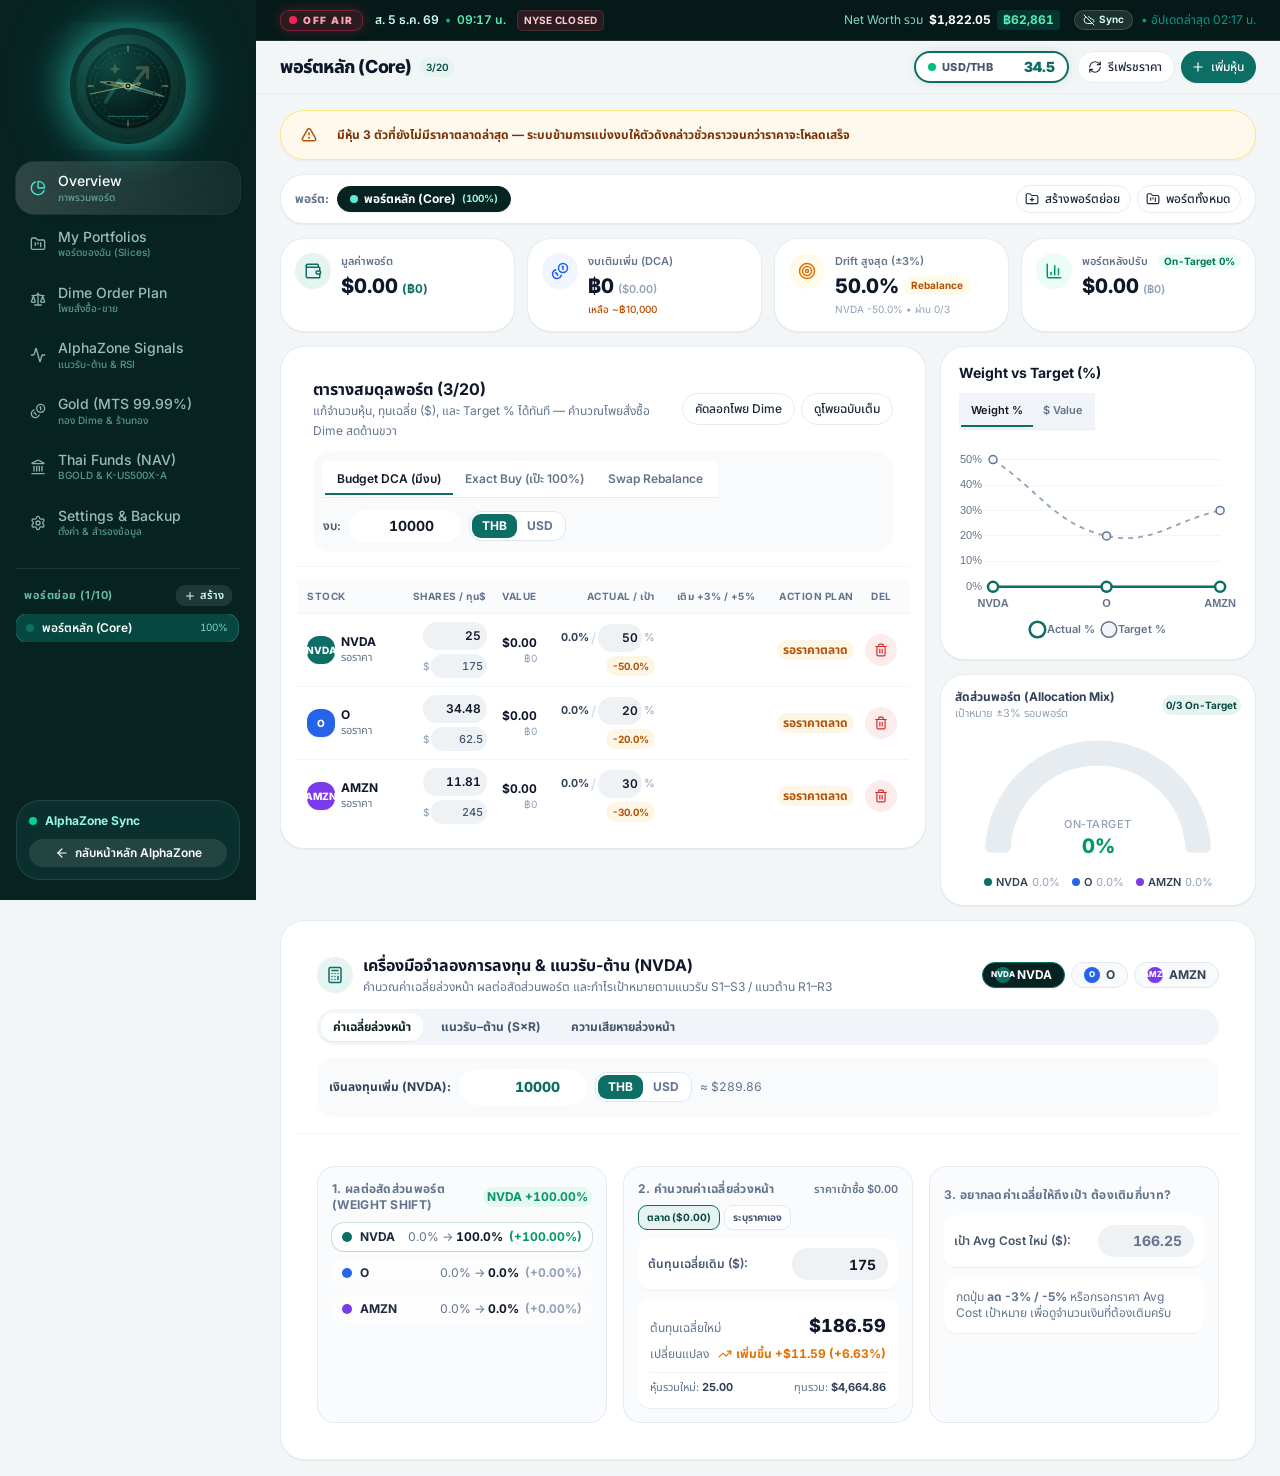
<file: 2B1M/index.html>
<!DOCTYPE html>
<html lang="th" class="light">
  <head>
    <meta charset="UTF-8" />
    <meta name="viewport" content="width=device-width, initial-scale=1.0, maximum-scale=5.0, viewport-fit=cover" />
    <meta name="theme-color" content="#072321" />
    <meta name="apple-mobile-web-app-capable" content="yes" />
    <meta name="mobile-web-app-capable" content="yes" />
    <meta name="apple-mobile-web-app-status-bar-style" content="black-translucent" />
    <meta name="apple-mobile-web-app-title" content="2B1M" />
    <title>2B1M</title>
    <link rel="manifest" href="/2B1M/manifest.webmanifest" />
    <link rel="icon" type="image/svg+xml" href="/2B1M/favicon.svg" />
    <link rel="apple-touch-icon" sizes="180x180" href="/2B1M/apple-touch-icon.png" />
    <link rel="preconnect" href="https://fonts.googleapis.com" />
    <link rel="preconnect" href="https://fonts.gstatic.com" crossorigin />
    <link
      href="https://fonts.googleapis.com/css2?family=Inter:wght@400;500;600;700;800&family=Noto+Sans+Thai:wght@400;500;600;700&display=swap"
      rel="stylesheet"
    />
    <script type="module" crossorigin src="/2B1M/assets/index-D5O2KLXG.js"></script>
    <link rel="stylesheet" crossorigin href="/2B1M/assets/index-CmTGbnNx.css">
  </head>
  <body class="bg-[#f3f6f7] text-[#111827] antialiased">
    <div id="root"></div>
  </body>
</html>
</file>
